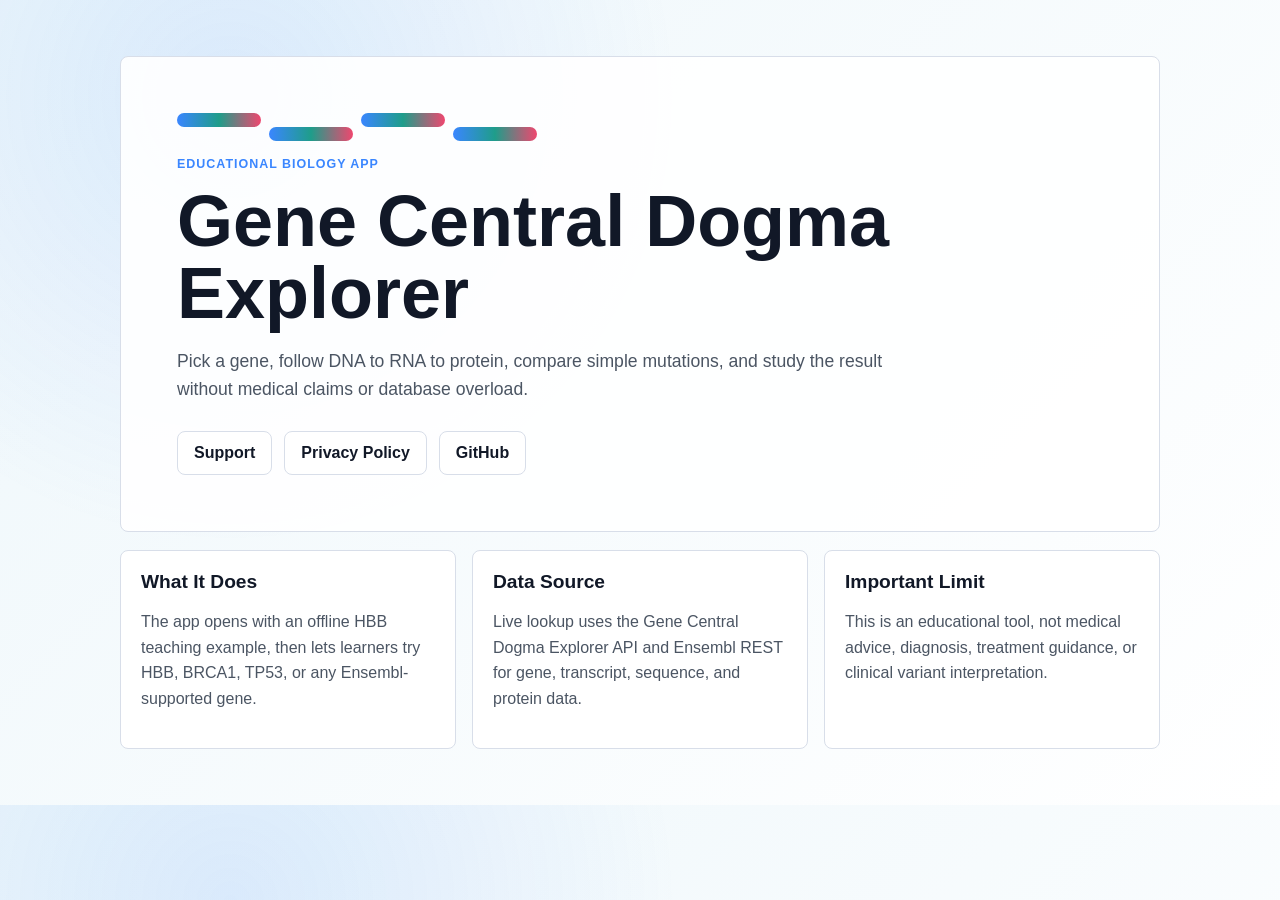
<file: docs/index.html>
<!doctype html>
<html lang="en">
<head>
  <meta charset="utf-8">
  <meta name="viewport" content="width=device-width, initial-scale=1">
  <title>Gene Central Dogma Explorer</title>
  <link rel="stylesheet" href="site.css">
</head>
<body>
  <main class="shell">
    <section class="hero">
      <div class="dna-mark" aria-hidden="true">
        <span></span><span></span><span></span><span></span>
      </div>
      <p class="eyebrow">Educational biology app</p>
      <h1>Gene Central Dogma Explorer</h1>
      <p class="lede">Pick a gene, follow DNA to RNA to protein, compare simple mutations, and study the result without medical claims or database overload.</p>
      <nav class="actions" aria-label="Support links">
        <a href="support.html">Support</a>
        <a href="privacy.html">Privacy Policy</a>
        <a href="https://github.com/ekordovi/GeneCentralDogmaExplorer">GitHub</a>
      </nav>
    </section>

    <section class="grid">
      <article>
        <h2>What It Does</h2>
        <p>The app opens with an offline HBB teaching example, then lets learners try HBB, BRCA1, TP53, or any Ensembl-supported gene.</p>
      </article>
      <article>
        <h2>Data Source</h2>
        <p>Live lookup uses the Gene Central Dogma Explorer API and Ensembl REST for gene, transcript, sequence, and protein data.</p>
      </article>
      <article>
        <h2>Important Limit</h2>
        <p>This is an educational tool, not medical advice, diagnosis, treatment guidance, or clinical variant interpretation.</p>
      </article>
    </section>
  </main>
</body>
</html>
</file>
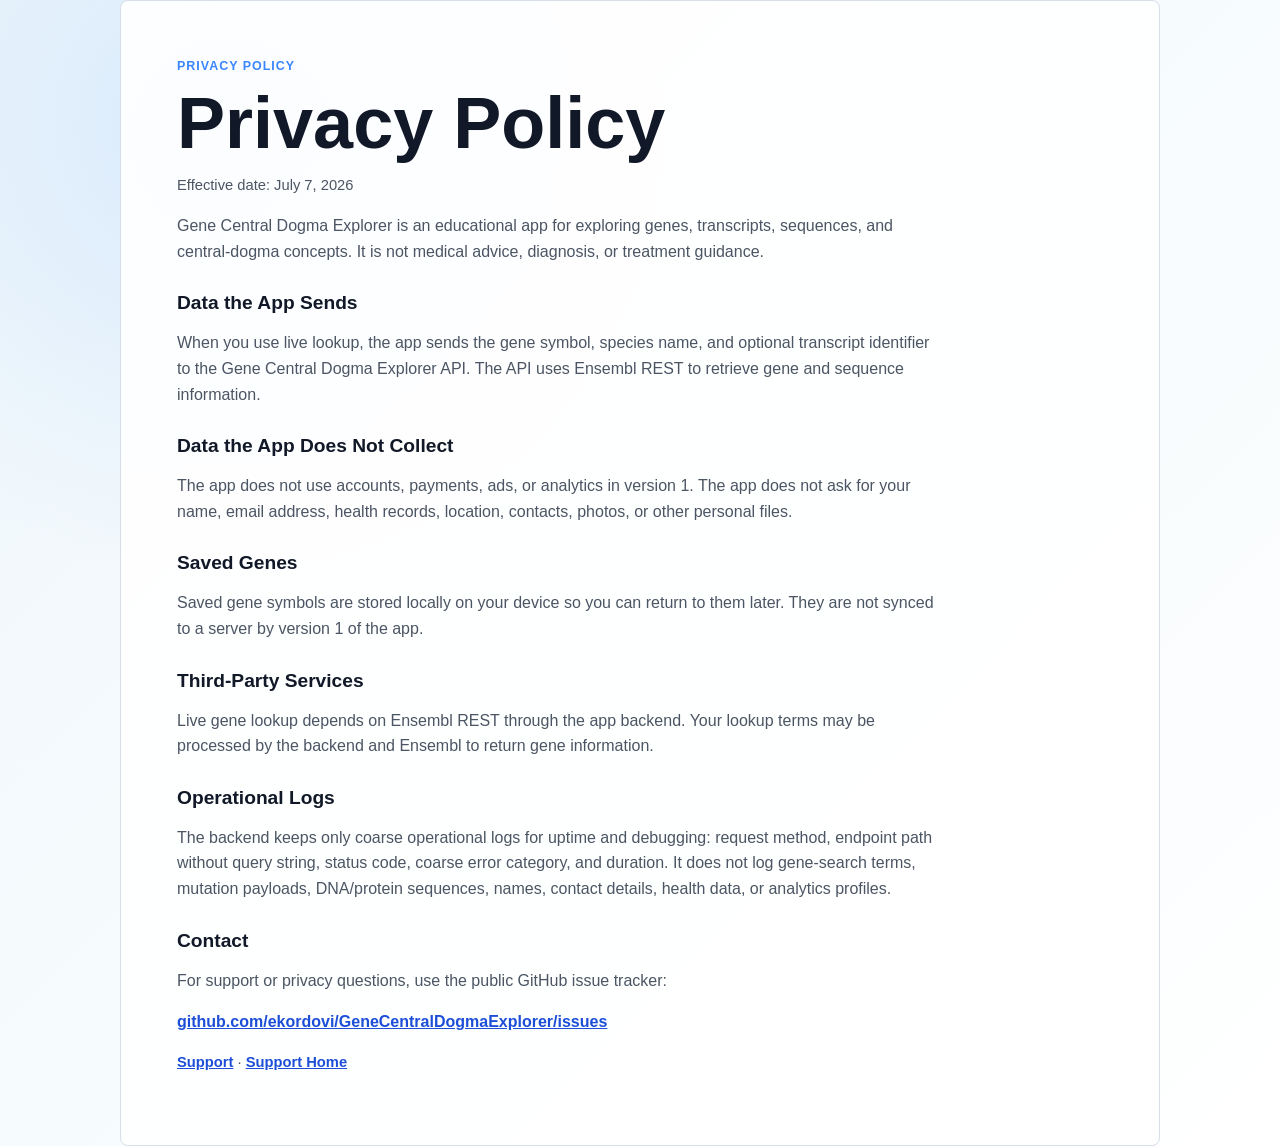
<file: docs/privacy.html>
<!doctype html>
<html lang="en">
<head>
  <meta charset="utf-8">
  <meta name="viewport" content="width=device-width, initial-scale=1">
  <title>Privacy Policy - Gene Central Dogma Explorer</title>
  <link rel="stylesheet" href="site.css">
</head>
<body>
  <main class="shell page">
    <p class="eyebrow">Privacy Policy</p>
    <h1>Privacy Policy</h1>
    <p class="small">Effective date: July 7, 2026</p>
    <p>Gene Central Dogma Explorer is an educational app for exploring genes, transcripts, sequences, and central-dogma concepts. It is not medical advice, diagnosis, or treatment guidance.</p>

    <h2>Data the App Sends</h2>
    <p>When you use live lookup, the app sends the gene symbol, species name, and optional transcript identifier to the Gene Central Dogma Explorer API. The API uses Ensembl REST to retrieve gene and sequence information.</p>

    <h2>Data the App Does Not Collect</h2>
    <p>The app does not use accounts, payments, ads, or analytics in version 1. The app does not ask for your name, email address, health records, location, contacts, photos, or other personal files.</p>

    <h2>Saved Genes</h2>
    <p>Saved gene symbols are stored locally on your device so you can return to them later. They are not synced to a server by version 1 of the app.</p>

    <h2>Third-Party Services</h2>
    <p>Live gene lookup depends on Ensembl REST through the app backend. Your lookup terms may be processed by the backend and Ensembl to return gene information.</p>

    <h2>Operational Logs</h2>
    <p>The backend keeps only coarse operational logs for uptime and debugging: request method, endpoint path without query string, status code, coarse error category, and duration. It does not log gene-search terms, mutation payloads, DNA/protein sequences, names, contact details, health data, or analytics profiles.</p>

    <h2>Contact</h2>
    <p>For support or privacy questions, use the public GitHub issue tracker:</p>
    <p><a href="https://github.com/ekordovi/GeneCentralDogmaExplorer/issues">github.com/ekordovi/GeneCentralDogmaExplorer/issues</a></p>

    <p class="small"><a href="support.html">Support</a> · <a href="index.html">Support Home</a></p>
  </main>
</body>
</html>
</file>
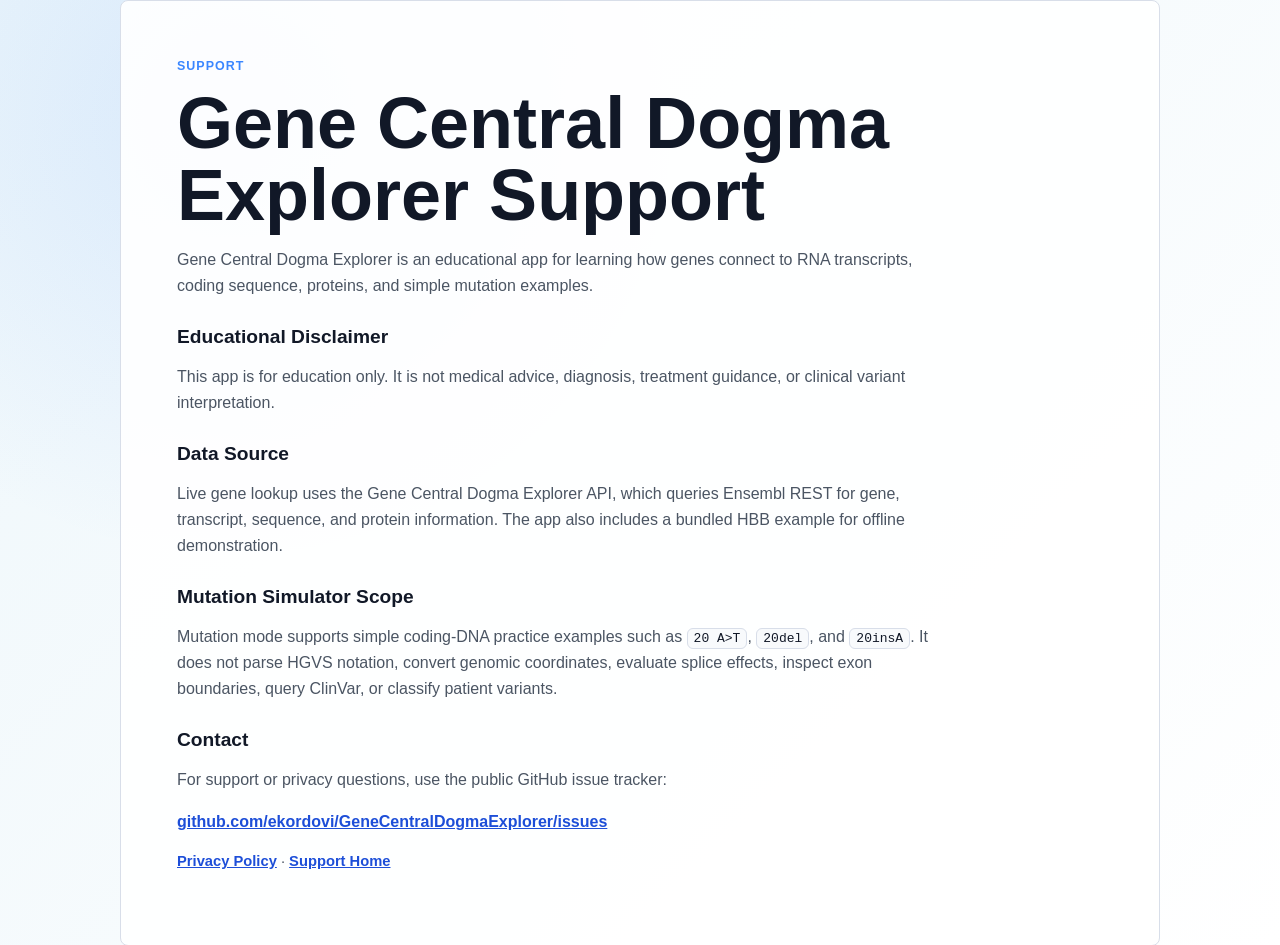
<file: docs/support.html>
<!doctype html>
<html lang="en">
<head>
  <meta charset="utf-8">
  <meta name="viewport" content="width=device-width, initial-scale=1">
  <title>Support - Gene Central Dogma Explorer</title>
  <link rel="stylesheet" href="site.css">
</head>
<body>
  <main class="shell page">
    <p class="eyebrow">Support</p>
    <h1>Gene Central Dogma Explorer Support</h1>
    <p>Gene Central Dogma Explorer is an educational app for learning how genes connect to RNA transcripts, coding sequence, proteins, and simple mutation examples.</p>

    <h2>Educational Disclaimer</h2>
    <p>This app is for education only. It is not medical advice, diagnosis, treatment guidance, or clinical variant interpretation.</p>

    <h2>Data Source</h2>
    <p>Live gene lookup uses the Gene Central Dogma Explorer API, which queries Ensembl REST for gene, transcript, sequence, and protein information. The app also includes a bundled HBB example for offline demonstration.</p>

    <h2>Mutation Simulator Scope</h2>
    <p>Mutation mode supports simple coding-DNA practice examples such as <code>20 A&gt;T</code>, <code>20del</code>, and <code>20insA</code>. It does not parse HGVS notation, convert genomic coordinates, evaluate splice effects, inspect exon boundaries, query ClinVar, or classify patient variants.</p>

    <h2>Contact</h2>
    <p>For support or privacy questions, use the public GitHub issue tracker:</p>
    <p><a href="https://github.com/ekordovi/GeneCentralDogmaExplorer/issues">github.com/ekordovi/GeneCentralDogmaExplorer/issues</a></p>

    <p class="small"><a href="privacy.html">Privacy Policy</a> · <a href="index.html">Support Home</a></p>
  </main>
</body>
</html>
</file>
<file: docs/site.css>
:root {
  color-scheme: light;
  --ink: #111827;
  --muted: #4b5563;
  --line: #d8dee9;
  --paper: #ffffff;
  --bg: #eef7fb;
  --blue: #3a86ff;
  --green: #1f9d8a;
  --pink: #ef476f;
}

* {
  box-sizing: border-box;
}

body {
  margin: 0;
  font-family: -apple-system, BlinkMacSystemFont, "Segoe UI", sans-serif;
  color: var(--ink);
  background:
    radial-gradient(circle at 18% 12%, rgba(58, 134, 255, 0.13), transparent 28rem),
    linear-gradient(135deg, #eef7fb, #ffffff);
}

.shell {
  width: min(1040px, calc(100% - 32px));
  margin: 0 auto;
  padding: 56px 0;
}

.hero,
.page {
  border: 1px solid var(--line);
  border-radius: 8px;
  background: rgba(255, 255, 255, 0.92);
  padding: clamp(24px, 5vw, 56px);
}

.eyebrow {
  margin: 0 0 10px;
  color: var(--blue);
  font-size: 0.78rem;
  font-weight: 800;
  letter-spacing: 0.08em;
  text-transform: uppercase;
}

h1 {
  max-width: 760px;
  margin: 0;
  font-size: clamp(2.25rem, 6vw, 4.5rem);
  line-height: 1;
  letter-spacing: 0;
}

h2 {
  margin: 28px 0 8px;
  font-size: 1.2rem;
}

p {
  max-width: 760px;
  color: var(--muted);
  line-height: 1.6;
}

.lede {
  margin-top: 18px;
  font-size: 1.1rem;
}

.actions {
  display: flex;
  flex-wrap: wrap;
  gap: 12px;
  margin-top: 28px;
}

a {
  color: #1d4ed8;
  font-weight: 700;
}

.actions a {
  border: 1px solid var(--line);
  border-radius: 8px;
  background: var(--paper);
  color: var(--ink);
  padding: 12px 16px;
  text-decoration: none;
}

.grid {
  display: grid;
  grid-template-columns: repeat(3, minmax(0, 1fr));
  gap: 16px;
  margin-top: 18px;
}

article {
  border: 1px solid var(--line);
  border-radius: 8px;
  background: var(--paper);
  padding: 20px;
}

article h2 {
  margin-top: 0;
}

code {
  border: 1px solid var(--line);
  border-radius: 6px;
  padding: 2px 6px;
  background: #f8fafc;
  color: var(--ink);
}

.small {
  font-size: 0.92rem;
}

.dna-mark {
  display: grid;
  grid-template-columns: repeat(4, 1fr);
  gap: 8px;
  width: min(360px, 100%);
  margin-bottom: 28px;
}

.dna-mark span {
  display: block;
  height: 14px;
  border-radius: 999px;
  background: linear-gradient(90deg, var(--blue), var(--green), var(--pink));
}

.dna-mark span:nth-child(2),
.dna-mark span:nth-child(4) {
  transform: translateY(14px);
}

@media (max-width: 740px) {
  .shell {
    width: min(100% - 20px, 1040px);
    padding: 24px 0;
  }

  .grid {
    grid-template-columns: 1fr;
  }
}
</file>
